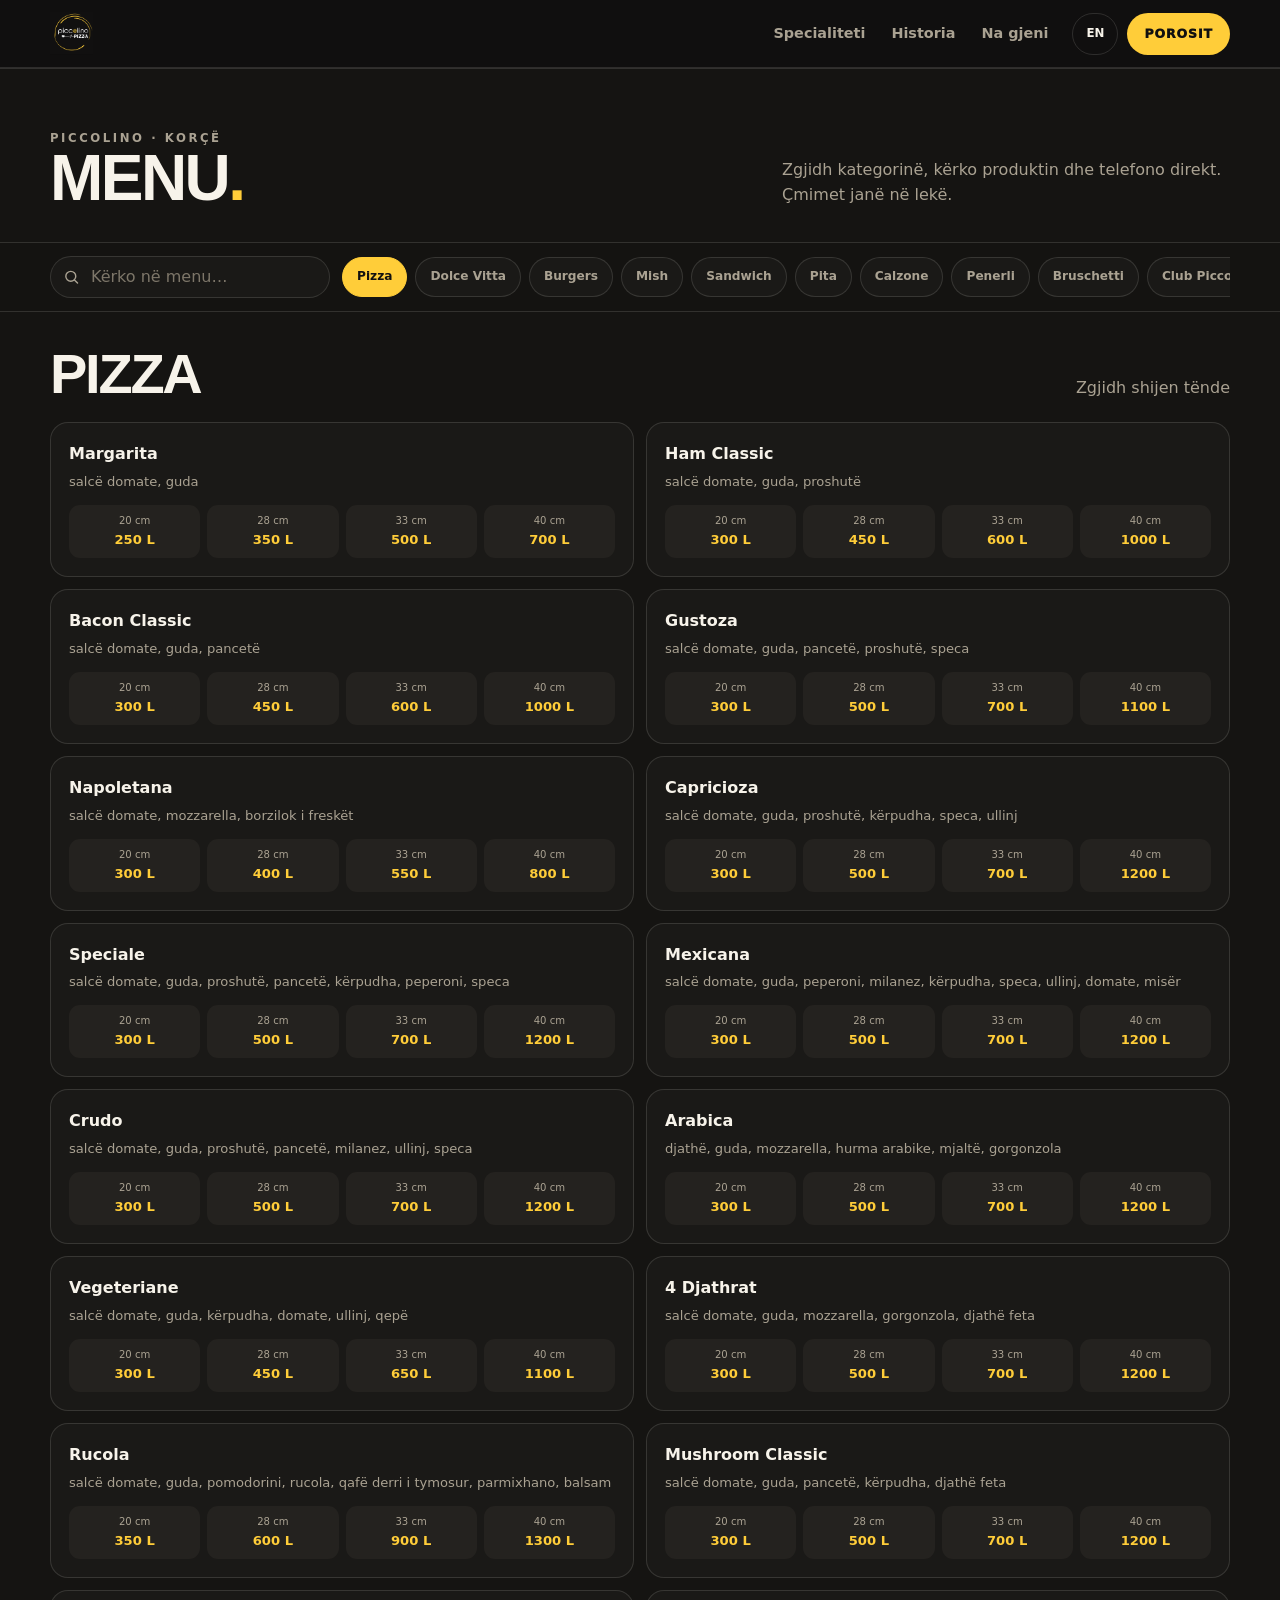
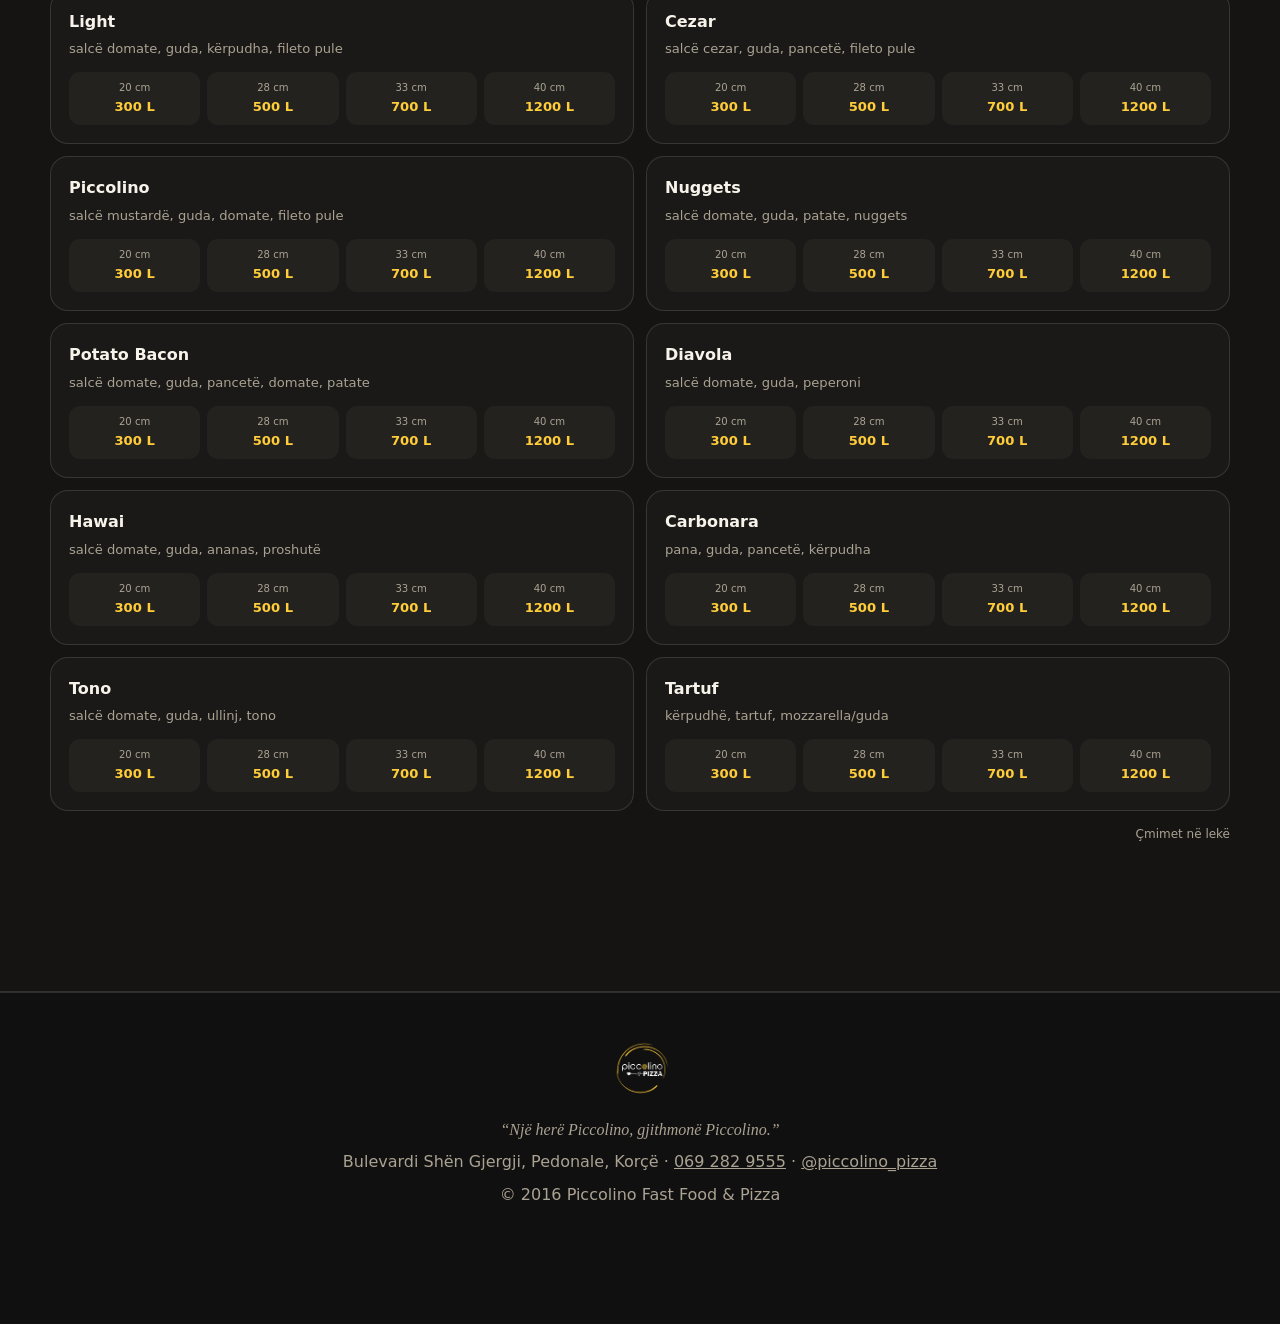
<file: menu.html>
<!doctype html>
<html lang="sq">
<head>
  <meta charset="utf-8">
  <meta name="viewport" content="width=device-width, initial-scale=1, viewport-fit=cover">
  <meta name="theme-color" content="#111010">
  <meta name="description" content="Menuja e plotë e Piccolino Fast Food & Pizza në Korçë — pizza në 4 madhësi, burgera, pita, tacos, sallata dhe më shumë. Çmimet në lekë.">
  <meta property="og:title" content="Menu — Piccolino Fast Food & Pizza · Korçë">
  <meta property="og:description" content="86 produkte reale. Zgjidh kategorinë, kërko produktin dhe porosit direkt.">
  <meta property="og:image" content="https://piccolinopizza.al/assets/web/club-pizza.jpg">
  <meta property="og:url" content="https://piccolinopizza.al/menu.html">
  <title>Menu — Piccolino Fast Food & Pizza · Korçë</title>
  <link rel="icon" type="image/png" href="assets/web/logo-1000.png">
  <link rel="apple-touch-icon" href="assets/web/logo-1000.png">
  <link rel="stylesheet" href="assets/site.css">
</head>
<body>
  <a class="skip" href="#main" data-i18n="nav_menu">Menu</a>

  <header class="site-header">
    <div class="shell header-inner">
      <a class="brand" href="index.html" aria-label="Piccolino — kryefaqja">
        <img src="assets/web/logo-1000.png" alt="Piccolino Fast Food & Pizza" width="1000" height="311">
      </a>
      <nav class="desktop-nav" aria-label="Navigimi kryesor">
        <a href="index.html#signature" data-i18n="nav_special">Specialiteti</a>
        <a href="index.html#gallery" data-i18n="nav_story">Historia</a>
        <a href="index.html#visit" data-i18n="nav_visit">Na gjeni</a>
      </nav>
      <div class="header-actions">
        <button class="lang" id="langBtn" type="button" aria-label="Change language">EN</button>
        <a class="btn header-order" href="tel:+355692829555" data-i18n="order">Porosit</a>
      </div>
    </div>
  </header>

  <main id="main">
    <section class="content menu-section" style="padding-top:clamp(34px,5vw,60px)">
      <div class="shell">
        <div class="section-head">
          <div>
            <p class="eyebrow">Piccolino · Korçë</p>
            <h2 class="display" data-i18n="menu_title">Menu<span class="yellow">.</span></h2>
          </div>
          <p data-i18n="menu_intro">Zgjidh kategorinë, kërko produktin dhe telefono direkt. Çmimet janë në lekë.</p>
        </div>
      </div>

      <div class="menu-toolbar">
        <div class="shell menu-toolbar-inner">
          <div class="search-wrap">
            <svg viewBox="0 0 24 24" fill="none" aria-hidden="true"><circle cx="11" cy="11" r="7" stroke="currentColor" stroke-width="2"/><path d="m16.5 16.5 4 4" stroke="currentColor" stroke-width="2" stroke-linecap="round"/></svg>
            <input class="menu-search" id="menuSearch" type="search" placeholder="Kërko në menu…" autocomplete="off">
          </div>
          <div class="category-scroller" id="categoryNav" aria-label="Kategoritë e menusë"></div>
        </div>
      </div>

      <div class="shell menu-content">
        <div id="menuOutput"></div>
      </div>
    </section>
  </main>

  <footer>
    <div class="shell">
      <img src="assets/web/logo-1000.png" alt="Piccolino" width="1000" height="311" loading="lazy">
      <p class="serif">“Një herë Piccolino, gjithmonë Piccolino.”</p>
      <p>Bulevardi Shën Gjergji, Pedonale, Korçë · <a href="tel:+355692829555">069 282 9555</a> · <a href="https://www.instagram.com/piccolino_pizza/" target="_blank" rel="noopener">@piccolino_pizza</a></p>
      <p>© 2016 Piccolino Fast Food & Pizza</p>
    </div>
  </footer>

  <nav class="mobile-actions" aria-label="Veprime të shpejta">
    <a href="tel:+355692829555">
      <svg viewBox="0 0 24 24" fill="none" aria-hidden="true"><path d="M7 3h3l1.5 4-2 1.5a15 15 0 0 0 6 6l1.5-2 4 1.5v3a4 4 0 0 1-4 4C9.3 21 3 14.7 3 7a4 4 0 0 1 4-4Z" stroke="currentColor" stroke-width="1.8" stroke-linejoin="round"/></svg>
      <span data-i18n="call">Telefono</span>
    </a>
    <a href="https://wa.me/355692829555" target="_blank" rel="noopener">WhatsApp</a>
    <a class="primary" href="index.html">
      <svg viewBox="0 0 24 24" fill="none" aria-hidden="true"><path d="m3 11 9-8 9 8M5 10v10h5v-6h4v6h5V10" stroke="currentColor" stroke-width="1.8" stroke-linejoin="round"/></svg>
      <span data-i18n="home">Kryefaqja</span>
    </a>
  </nav>

  <script src="assets/app.js" defer></script>
</body>
</html>
</file>
<file: assets/site.css>
:root{
      --ink:#111010;
      --surface:#1a1917;
      --surface-2:#24221f;
      --yellow:#ffcd39;
      --yellow-2:#ffe07a;
      --cream:#f7f3ea;
      --muted:#aaa292;
      --line:rgba(247,243,234,.13);
      --shadow:0 20px 70px rgba(0,0,0,.44);
      --radius:24px;
      --header:68px;
    }
    *{box-sizing:border-box}
    html{scroll-behavior:smooth;scroll-padding-top:calc(var(--header) + 24px)}
    body{
      margin:0;
      background:var(--ink);
      color:var(--cream);
      font:16px/1.6 Inter,ui-sans-serif,system-ui,-apple-system,BlinkMacSystemFont,"Segoe UI",sans-serif;
      -webkit-font-smoothing:antialiased;
      overflow-x:hidden;
    }
    body.modal-open{overflow:hidden}
    img{display:block;max-width:100%}
    a{color:inherit}
    button,input{font:inherit}
    button{color:inherit}
    :focus-visible{outline:3px solid var(--yellow);outline-offset:3px}
    .shell{width:min(1180px,calc(100% - 32px));margin-inline:auto}
    .display{
      margin:0;
      font-family:"Arial Black","Arial Bold",Arial,sans-serif;
      font-weight:900;
      letter-spacing:-.04em;
      line-height:.94;
      text-transform:uppercase;
      text-wrap:balance;
    }
    .eyebrow{
      margin:0 0 12px;
      color:var(--yellow);
      font-size:.73rem;
      font-weight:900;
      letter-spacing:.22em;
      text-transform:uppercase;
    }
    .serif{font-family:Georgia,"Times New Roman",serif;font-style:italic}
    .muted{color:var(--muted)}
    .yellow{color:var(--yellow)}
    .btn{
      min-height:48px;
      display:inline-flex;
      align-items:center;
      justify-content:center;
      gap:9px;
      padding:12px 20px;
      border:1px solid transparent;
      border-radius:999px;
      background:var(--yellow);
      color:var(--ink);
      text-decoration:none;
      text-transform:uppercase;
      font-size:.78rem;
      font-weight:950;
      letter-spacing:.075em;
      cursor:pointer;
      transition:transform .16s ease,background .16s ease,border-color .16s ease;
    }
    .btn:hover{transform:translateY(-2px);background:var(--yellow-2)}
    .btn.secondary{background:transparent;color:var(--cream);border-color:var(--line)}
    .btn.secondary:hover{border-color:var(--yellow);color:var(--yellow);background:transparent}
    .btn.icon svg{width:18px;height:18px}
    .skip{position:fixed;left:12px;top:-80px;z-index:999;background:var(--yellow);color:var(--ink);padding:10px 14px;border-radius:10px}
    .skip:focus{top:12px}

    /* Header */
    .site-header{
      position:sticky;top:0;z-index:90;
      height:var(--header);
      border-bottom:1px solid var(--line);
      background:rgba(17,16,16,.86);
      backdrop-filter:blur(16px);
    }
    .header-inner{height:100%;display:flex;align-items:center;gap:24px}
    .brand{display:flex;align-items:center;text-decoration:none;flex:none}
    .brand img{width:auto;height:43px}
    .desktop-nav{margin-left:auto;display:flex;align-items:center;gap:26px}
    .desktop-nav a{text-decoration:none;color:var(--muted);font-weight:750;font-size:.9rem}
    .desktop-nav a:hover{color:var(--cream)}
    .header-actions{display:flex;gap:9px;align-items:center}
    .lang{
      min-width:46px;height:42px;border:1px solid var(--line);border-radius:999px;
      background:transparent;color:var(--cream);font-weight:900;font-size:.74rem;cursor:pointer;
    }
    .header-order{min-height:42px;padding:9px 16px}

    /* Hero */
    .hero{
      position:relative;
      isolation:isolate;
      overflow:hidden;
      padding:clamp(54px,8vw,104px) 0 64px;
    }
    .hero:before{
      content:"";position:absolute;z-index:-2;
      width:min(760px,90vw);aspect-ratio:1;border:2px solid rgba(255,205,57,.25);
      border-radius:50%;right:-280px;bottom:-480px;
    }
    .hero:after{
      content:"";position:absolute;z-index:-3;inset:-20% auto auto -25%;
      width:760px;height:760px;border-radius:50%;
      background:radial-gradient(circle,rgba(255,205,57,.11),transparent 64%);
    }
    .hero-grid{display:grid;grid-template-columns:1.05fr .95fr;gap:clamp(40px,7vw,86px);align-items:center}
    .hero h1{font-size:clamp(3.3rem,7.2vw,6.8rem)}
    .hero-copy{max-width:620px}
    .hero-lead{max-width:48ch;margin:22px 0 0;color:var(--muted);font-size:clamp(1rem,1.5vw,1.15rem)}
    .hero-slogan{margin:14px 0 0;color:var(--cream);font-size:1.2rem}
    .hero-actions{display:flex;flex-wrap:wrap;gap:10px;margin-top:30px}
    .hero-trust{display:flex;flex-wrap:wrap;gap:9px 18px;margin-top:25px;color:var(--muted);font-size:.84rem;font-weight:700}
    .hero-trust span{display:flex;align-items:center;gap:7px}
    .hero-trust span:before{content:"";width:7px;height:7px;border-radius:50%;background:var(--yellow)}
    .hero-media{position:relative}
    .hero-photo{
      position:relative;
      aspect-ratio:4/5;
      border-radius:32px;
      overflow:hidden;
      box-shadow:var(--shadow);
      transform:rotate(1.2deg);
      background:var(--surface);
    }
    .hero-photo img,.hero-photo video{width:100%;height:100%;object-fit:cover}
    .hero-photo:after{content:"";position:absolute;inset:0;background:linear-gradient(180deg,transparent 58%,rgba(17,16,16,.62))}
    .hero-chip{
      position:absolute;z-index:2;left:-14px;bottom:28px;
      padding:10px 15px;border-radius:999px;background:var(--yellow);color:var(--ink);
      font-size:.72rem;font-weight:950;letter-spacing:.06em;text-transform:uppercase;
      transform:rotate(-3deg);box-shadow:0 12px 28px rgba(0,0,0,.34)
    }
    .play-reel{
      position:absolute;z-index:3;right:16px;bottom:16px;
      width:52px;height:52px;border-radius:50%;border:1px solid rgba(255,255,255,.22);
      background:rgba(17,16,16,.72);backdrop-filter:blur(8px);cursor:pointer;
      display:grid;place-items:center;
    }
    .hero-frame-wrap{position:relative}
.hero-caption{margin:16px 6px 0;color:var(--muted);font-size:.92rem;text-align:center;font-style:italic;font-family:Georgia,"Times New Roman",serif}
.play-reel:before{
      content:"";margin-left:4px;width:0;height:0;
      border-top:7px solid transparent;border-bottom:7px solid transparent;border-left:11px solid var(--yellow)
    }

    .pulse-strip{overflow:hidden;background:var(--yellow);color:var(--ink);border-block:1px solid rgba(0,0,0,.18)}
    .pulse-track{
      width:max-content;display:flex;align-items:center;gap:24px;padding:11px 0;
      animation:marquee 28s linear infinite;font-family:"Arial Black",Arial,sans-serif;
      text-transform:uppercase;font-size:.88rem;letter-spacing:.055em;
    }
    .pulse-track span:after{content:"◆";margin-left:24px;font-size:.62rem}
    @keyframes marquee{to{transform:translateX(-50%)}}

    /* Sections */
    section.content{padding:clamp(70px,9vw,110px) 0}
    .section-head{display:flex;justify-content:space-between;align-items:end;gap:24px;margin-bottom:34px}
    .section-head h2{font-size:clamp(2.35rem,5vw,4.4rem)}
    .section-head p{margin:0;max-width:44ch;color:var(--muted)}

    /* Signature */
    .signature-grid{
      display:grid;grid-template-columns:.9fr 1.1fr;gap:clamp(34px,7vw,84px);align-items:center
    }
    .signature-image{
      position:relative;aspect-ratio:4/5;border-radius:var(--radius);overflow:hidden;box-shadow:var(--shadow)
    }
    .signature-image img,.signature-image video{width:100%;height:100%;object-fit:cover}
    .new-badge{
      position:absolute;right:16px;top:16px;width:76px;height:76px;border-radius:50%;
      display:grid;place-items:center;text-align:center;background:var(--yellow);color:var(--ink);
      font-size:.69rem;font-weight:950;line-height:1.1;text-transform:uppercase;transform:rotate(7deg)
    }
    .signature-copy h2{font-size:clamp(2.65rem,5.5vw,5rem)}
    .signature-copy .intro{font-size:1.08rem;color:var(--muted);max-width:52ch}
    .feature-list{list-style:none;padding:0;margin:24px 0 28px;display:grid;gap:10px}
    .feature-list li{display:flex;gap:11px;font-weight:750}
    .feature-list li:before{content:"";width:9px;height:9px;flex:none;margin-top:8px;background:var(--yellow);transform:rotate(45deg)}

    /* Menu */
    .menu-section{background:#151412;border-block:1px solid var(--line)}
    .menu-toolbar{
      position:sticky;top:var(--header);z-index:50;
      padding:12px 0;background:rgba(21,20,18,.93);backdrop-filter:blur(14px);
      border-block:1px solid var(--line);
    }
    .menu-toolbar-inner{display:flex;gap:10px;align-items:center}
    .category-scroller{
      display:flex;gap:8px;overflow-x:auto;overscroll-behavior-inline:contain;scrollbar-width:none;
      flex:1;padding:2px;
    }
    .category-scroller::-webkit-scrollbar{display:none}
    .cat-btn{
      flex:none;min-height:40px;padding:8px 14px;border-radius:999px;border:1px solid var(--line);
      background:var(--surface);color:var(--muted);font-size:.76rem;font-weight:900;cursor:pointer;
      white-space:nowrap;
    }
    .cat-btn.active{background:var(--yellow);color:var(--ink);border-color:var(--yellow)}
    .search-wrap{position:relative;flex:0 0 min(280px,27vw)}
    .search-wrap svg{position:absolute;left:13px;top:50%;transform:translateY(-50%);width:17px;height:17px;color:var(--muted)}
    .menu-search{
      width:100%;height:42px;padding:8px 13px 8px 40px;border-radius:999px;border:1px solid var(--line);
      background:var(--surface);color:var(--cream);outline:none;
    }
    .menu-search:focus{border-color:var(--yellow)}
    .menu-search::placeholder{color:#7d7669}
    .menu-content{padding-top:36px}
    .menu-category-head{display:flex;justify-content:space-between;align-items:end;gap:20px;margin-bottom:22px}
    .menu-category-head h3{font-size:clamp(2rem,4.5vw,3.5rem)}
    .menu-category-head p{margin:0;color:var(--muted);text-align:right}
    .menu-grid{display:grid;grid-template-columns:repeat(2,minmax(0,1fr));gap:12px}
    .menu-item{
      padding:18px;border:1px solid var(--line);border-radius:18px;background:var(--surface);
      transition:border-color .15s ease,transform .15s ease;
    }
    .menu-item:hover{border-color:rgba(255,205,57,.42);transform:translateY(-2px)}
    .item-main{display:flex;justify-content:space-between;gap:16px}
    .item-name{margin:0;font-size:1rem;font-weight:900}
    .item-desc{margin:5px 0 0;color:var(--muted);font-size:.82rem;line-height:1.45}
    .item-price{margin:0;color:var(--yellow);font-weight:950;white-space:nowrap}
    .new-pill{display:inline-block;margin-left:7px;padding:2px 6px;border-radius:999px;background:var(--yellow);color:var(--ink);font-size:.58rem;vertical-align:2px}
    .size-prices{display:grid;grid-template-columns:repeat(4,1fr);gap:7px;margin-top:14px}
    .size-prices.two{grid-template-columns:repeat(2,1fr)}
    .size-price{padding:8px 6px;border-radius:11px;background:var(--surface-2);text-align:center}
    .size-price small{display:block;color:var(--muted);font-size:.63rem}
    .size-price strong{display:block;color:var(--yellow);font-size:.82rem}
    .menu-note{margin:0 0 18px;padding:12px 14px;border-left:3px solid var(--yellow);background:rgba(255,205,57,.07);color:var(--muted)}
    .empty-state{padding:36px;border:1px dashed var(--line);border-radius:18px;text-align:center;color:var(--muted)}

    /* Gallery */
    .gallery-grid{display:grid;grid-template-columns:1.2fr .8fr .8fr;gap:12px}
    .gallery-card{position:relative;min-height:380px;border-radius:var(--radius);overflow:hidden}
    .gallery-card img,.gallery-card video{width:100%;height:100%;object-fit:cover;transition:transform .5s ease}
    .gallery-card:hover img{transform:scale(1.04)}
    .reel-badge{
      position:absolute;top:12px;right:12px;z-index:2;font-style:normal;
      display:inline-flex;align-items:center;gap:6px;
      background:rgba(17,16,16,.72);color:var(--cream);backdrop-filter:blur(4px);
      font-size:.66rem;font-weight:900;letter-spacing:.09em;text-transform:uppercase;
      padding:5px 10px;border-radius:999px;
    }
    .reel-badge:before{
      content:"";width:0;height:0;border-left:8px solid var(--yellow);
      border-top:5px solid transparent;border-bottom:5px solid transparent;
    }
    .gallery-card span{
      position:absolute;left:14px;bottom:14px;padding:7px 11px;border-radius:999px;
      background:rgba(17,16,16,.78);backdrop-filter:blur(8px);font-size:.72rem;font-weight:850
    }

    /* Story & visit */
    .story-grid{display:grid;grid-template-columns:1.08fr .92fr;gap:clamp(36px,7vw,82px);align-items:center}
    .story-quote{font-size:clamp(2.55rem,5vw,4.6rem)}
    .story-body{max-width:57ch;color:var(--muted)}
    .story-photo{aspect-ratio:4/5;border-radius:var(--radius);overflow:hidden;box-shadow:var(--shadow)}
    .story-photo img{width:100%;height:100%;object-fit:cover}
    .visit-grid{display:grid;grid-template-columns:repeat(3,1fr);gap:12px}
    .visit-card{padding:24px;border-radius:var(--radius);background:var(--surface);border:1px solid var(--line)}
    .visit-card h3{font-size:1.45rem;letter-spacing:-.02em}
    .visit-card p{margin:7px 0;color:var(--muted)}
    .visit-card strong,.visit-card a.big{color:var(--cream)}
    .visit-card a.big{display:block;font-size:1.35rem;font-weight:950;text-decoration:none}
    .visit-card .btn{margin-top:14px}

    footer{padding:48px 0 110px;border-top:1px solid var(--line);color:var(--muted);text-align:center}
    footer img{height:58px;width:auto;margin:0 auto 18px}
    footer p{margin:7px 0}
    footer a:hover{color:var(--yellow)}

    /* Mobile action bar */
    .mobile-actions{
      display:none;position:fixed;z-index:95;left:10px;right:10px;bottom:calc(10px + env(safe-area-inset-bottom));
      padding:7px;border:1px solid var(--line);border-radius:18px;
      background:rgba(17,16,16,.92);backdrop-filter:blur(18px);box-shadow:0 14px 44px rgba(0,0,0,.52)
    }
    .mobile-actions a{
      flex:1;min-height:48px;display:flex;align-items:center;justify-content:center;gap:6px;
      border-radius:12px;text-decoration:none;font-size:.72rem;font-weight:950;text-transform:uppercase
    }
    .mobile-actions a.primary{background:var(--yellow);color:var(--ink)}
    .mobile-actions svg{width:17px;height:17px}

    /* Modal */
    .modal{
      position:fixed;z-index:200;inset:0;padding:20px;display:none;place-items:center;background:rgba(0,0,0,.84)
    }
    .modal.open{display:grid}
    .modal-card{position:relative;width:min(520px,100%);max-height:90vh;border-radius:22px;overflow:hidden;background:#000}
    .modal video{width:100%;max-height:90vh;display:block}
    .modal-close{
      position:absolute;z-index:2;right:10px;top:10px;width:42px;height:42px;border-radius:50%;
      border:1px solid rgba(255,255,255,.25);background:rgba(17,16,16,.75);cursor:pointer;font-size:1.3rem
    }

    @media (max-width:900px){
      .desktop-nav{display:none}
      .header-actions{margin-left:auto}
      .hero-grid,.signature-grid,.story-grid{grid-template-columns:1fr}
      .hero{padding-top:44px}
      .hero-copy{text-align:center;margin-inline:auto}
      .hero-actions,.hero-trust{justify-content:center}
      .hero-media{width:min(470px,88vw);margin-inline:auto}
      .signature-image,.story-photo{width:min(470px,92vw);margin-inline:auto}
      .menu-grid{grid-template-columns:1fr}
      .gallery-grid{grid-template-columns:1fr 1fr}
      .gallery-card:first-child{grid-column:1/-1}
      .gallery-card{min-height:330px}
      .visit-grid{grid-template-columns:1fr}
    }
    @media (max-width:650px){
      :root{--header:62px}
      .shell{width:min(calc(100% - 24px),1180px)}
      body{font-size:15px;padding-bottom:82px}
      .site-header{height:var(--header)}
      .brand img{height:36px}
      .header-actions .header-order{display:none}
      .hero{padding:36px 0 46px}
      .hero h1{font-size:clamp(2.75rem,14vw,4.25rem)}
      .hero-actions{display:grid;grid-template-columns:1fr 1fr}
      .hero-actions .btn:first-child{grid-column:1/-1}
      .hero-actions .btn{padding-inline:12px;font-size:.72rem}
      .hero-trust{font-size:.77rem}
      .hero-media{width:100%}
      .hero-photo{aspect-ratio:5/6;border-radius:24px;transform:none}
      .hero-chip{left:10px;bottom:12px}
      .pulse-track{animation-duration:22s}
      section.content{padding:66px 0}
      .section-head{display:block}
      .section-head p{margin-top:14px}
      .signature-copy{text-align:left}
      .signature-copy h2{font-size:2.8rem}
      .menu-toolbar{top:var(--header);padding:9px 0}
      .menu-toolbar-inner{display:block}
      .search-wrap{width:100%;max-width:none;margin-bottom:8px}
      .category-scroller{margin-inline:-2px}
      .menu-category-head{display:block}
      .menu-category-head p{text-align:left;margin-top:8px}
      .menu-item{padding:15px}
      .item-main{display:block}
      .item-price{margin-top:10px}
      .size-prices{grid-template-columns:repeat(4,minmax(62px,1fr));overflow-x:auto;padding-bottom:2px}
      .size-prices.two{grid-template-columns:repeat(2,minmax(90px,1fr))}
      .gallery-grid{grid-template-columns:1fr}
      .gallery-card:first-child{grid-column:auto}
      .gallery-card{min-height:360px}
      .mobile-actions{display:flex}
      footer{padding-bottom:24px}
    }
    @media (prefers-reduced-motion:reduce){
      *{scroll-behavior:auto!important;animation:none!important;transition:none!important}
    }
</file>
